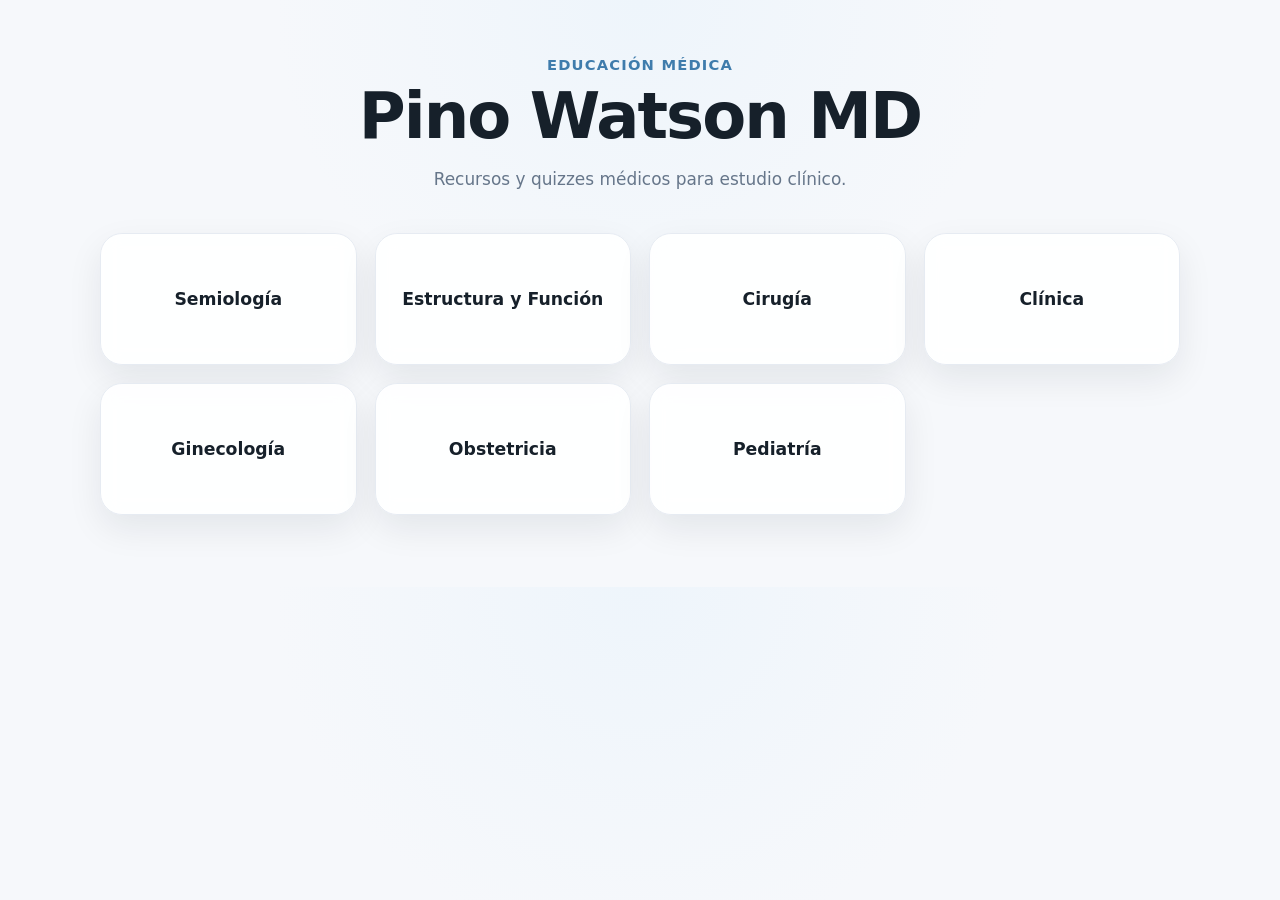
<file: index.html>
<!doctype html>
<html lang="es">
<head>
  <meta charset="utf-8">
  <meta name="viewport" content="width=device-width,initial-scale=1">
  <title>Pino Watson MD</title>
  <link rel="stylesheet" href="style.css">
</head>
<body>
  <main class="container">
    <header class="hero">
      <p class="eyebrow">Educación médica</p>
      <h1>Pino Watson MD</h1>
      <p class="subtitle">Recursos y quizzes médicos para estudio clínico.</p>
    </header>

    <section class="menu-grid">
      <a class="menu-card" href="semiologia/index.html">Semiología</a>
      <a class="menu-card" href="#">Estructura y Función</a>
      <a class="menu-card" href="#">Cirugía</a>
      <a class="menu-card" href="#">Clínica</a>
      <a class="menu-card" href="#">Ginecología</a>
      <a class="menu-card" href="#">Obstetricia</a>
      <a class="menu-card" href="#">Pediatría</a>
    </section>
  </main>
</body>
</html>
</file>
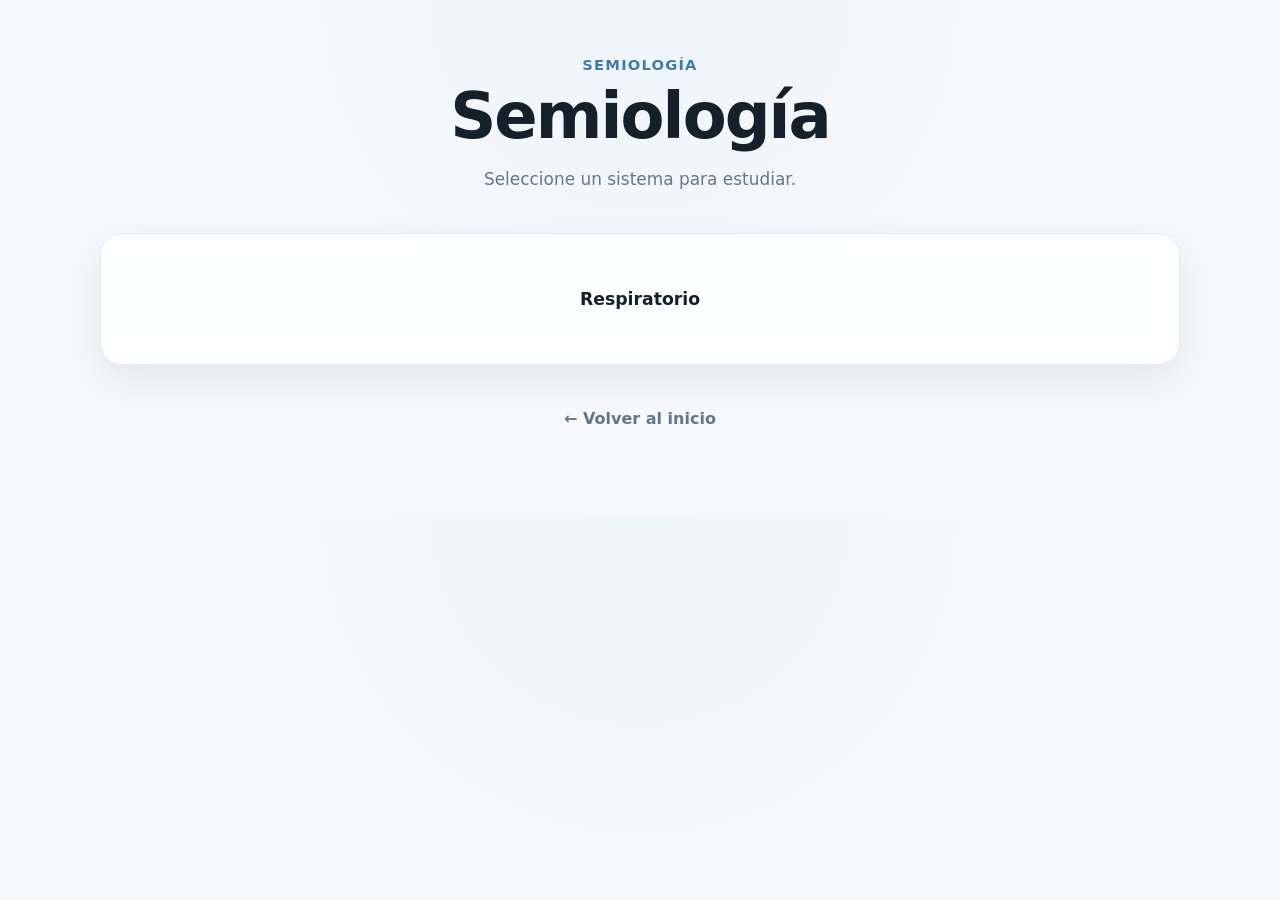
<file: Semiologia/index.html>
<!doctype html>
<html lang="es">
<head>
  <meta charset="utf-8">
  <meta name="viewport" content="width=device-width,initial-scale=1">
  <title>Semiología | Pino Watson MD</title>
  <link rel="stylesheet" href="../style.css">
</head>
<body>
  <main class="container">
    <header class="hero">
      <p class="eyebrow">Semiología</p>
      <h1>Semiología</h1>
      <p class="subtitle">Seleccione un sistema para estudiar.</p>
    </header>

    <section class="menu-grid">
      <a class="menu-card" href="Respiratorio/index.html">Respiratorio</a>
    </section>

    <p class="center">
      <a class="back-link" href="../index.html">← Volver al inicio</a>
    </p>
  </main>
</body>
</html>
</file>
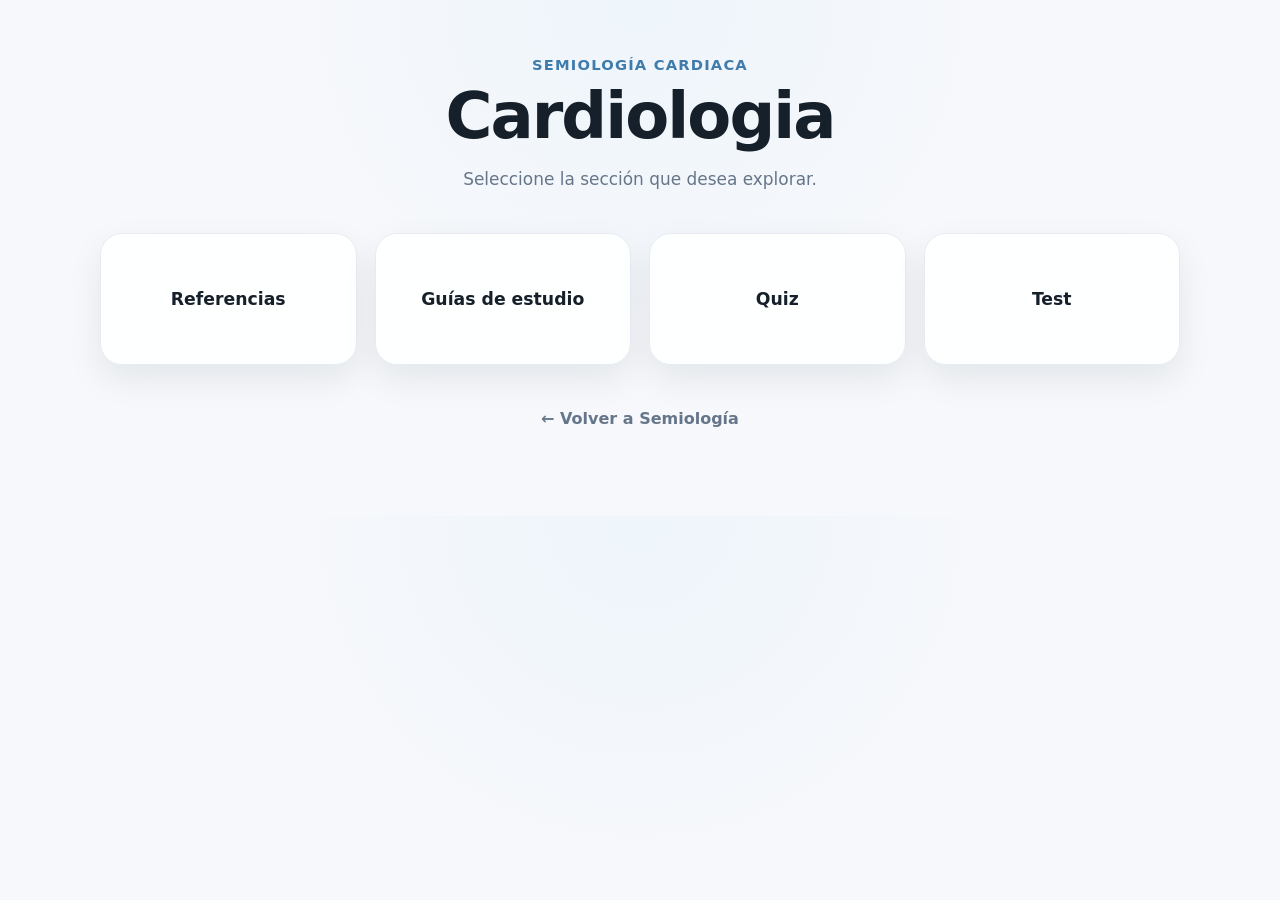
<file: Semiologia/Cardiologia/index.html>
<!doctype html>
<html lang="es">
<head>
  <meta charset="utf-8">
  <meta name="viewport" content="width=device-width,initial-scale=1">
  <title>Cardiovascular | Pino Watson MD</title>
  <link rel="stylesheet" href="../../style.css">
</head>
<body>
  <main class="container">
    <header class="hero">
      <p class="eyebrow">Semiología Cardiaca</p>
      <h1>Cardiologia</h1>
      <p class="subtitle">Seleccione la sección que desea explorar.</p>
    </header>

    <section class="menu-grid">
      <a class="menu-card" href="referencias.html">Referencias</a>
      <a class="menu-card" href="guias.html">Guías de estudio</a>
      <a class="menu-card" href="temas.html">Quiz</a>
      <a class="menu-card" href="test.html">Test</a>
    </section>

    <p class="center">
      <a class="back-link" href="../index.html">← Volver a Semiología</a>
    </p>
  </main>
</body>
</html>
</file>
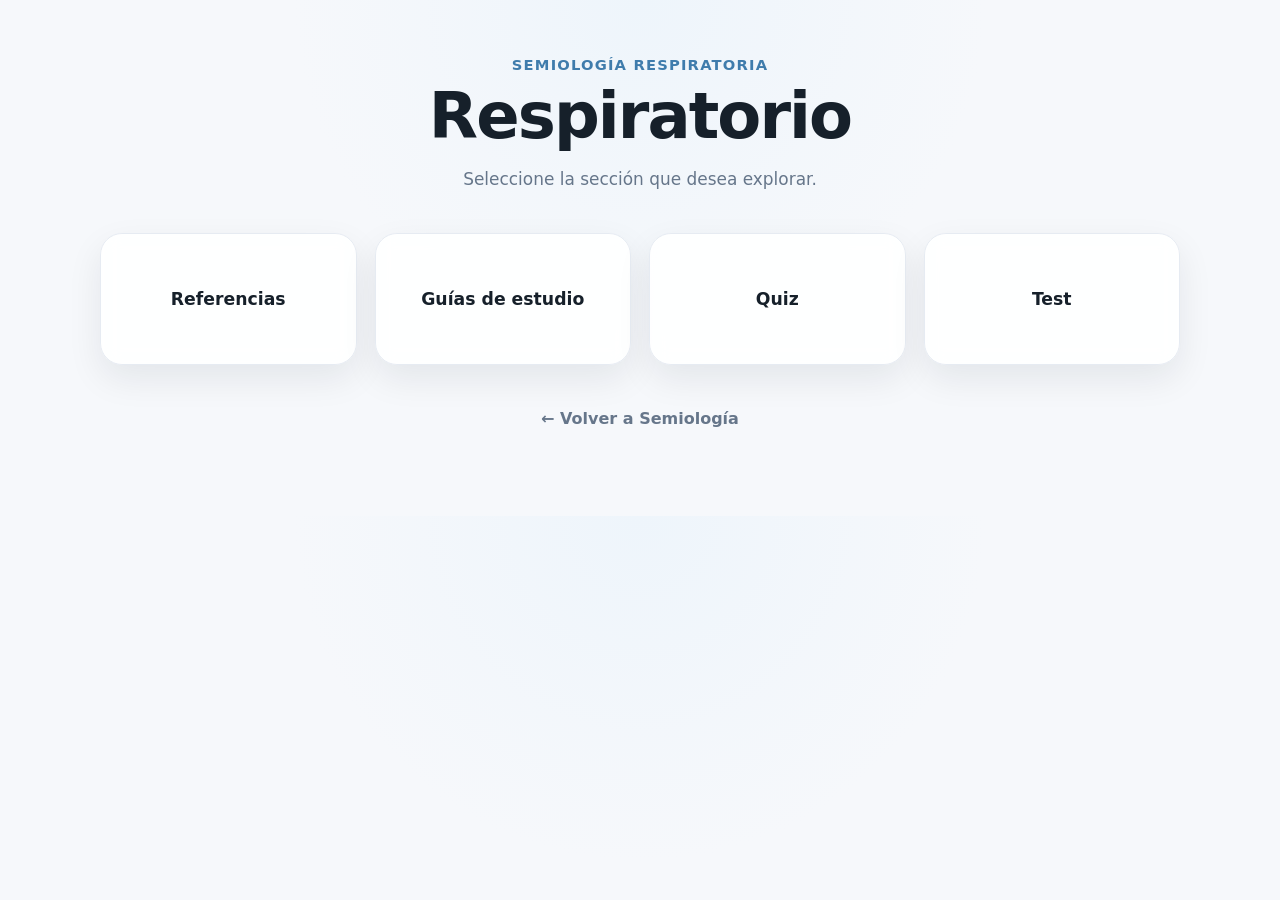
<file: Semiologia/Respiratorio/index.html>
<!doctype html>
<html lang="es">
<head>
  <meta charset="utf-8">
  <meta name="viewport" content="width=device-width,initial-scale=1">
  <title>Respiratorio | Pino Watson MD</title>
  <link rel="stylesheet" href="../../style.css">
</head>
<body>
  <main class="container">
    <header class="hero">
      <p class="eyebrow">Semiología respiratoria</p>
      <h1>Respiratorio</h1>
      <p class="subtitle">Seleccione la sección que desea explorar.</p>
    </header>

    <section class="menu-grid">
      <a class="menu-card" href="referencias.html">Referencias</a>
      <a class="menu-card" href="guias.html">Guías de estudio</a>
      <a class="menu-card" href="temas.html">Quiz</a>
      <a class="menu-card" href="test.html">Test</a>
    </section>

    <p class="center">
      <a class="back-link" href="../index.html">← Volver a Semiología</a>
    </p>
  </main>
</body>
</html>
</file>
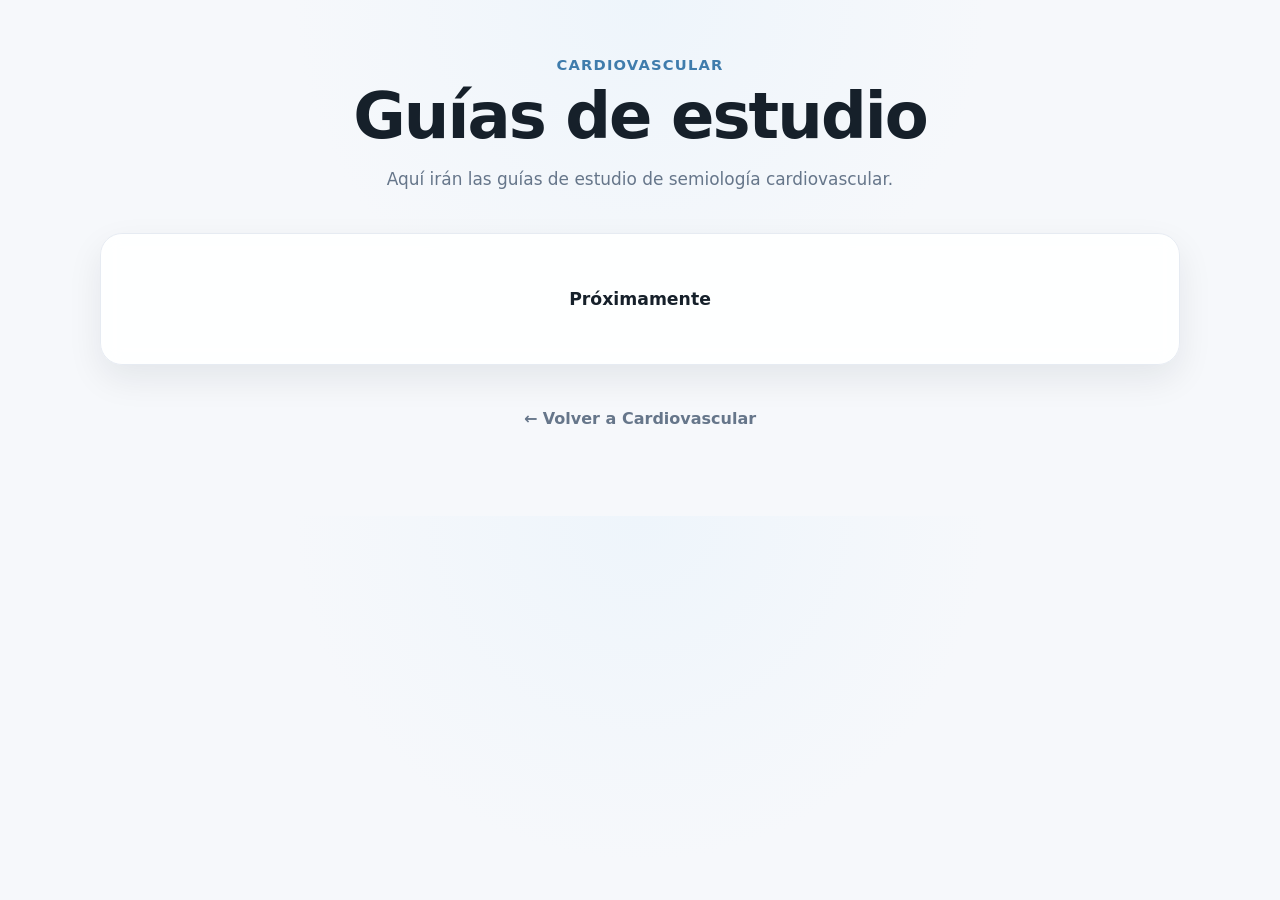
<file: Semiologia/Cardiovascular/guias.html>
<!doctype html>
<html lang="es">
<head>
  <meta charset="utf-8">
  <meta name="viewport" content="width=device-width,initial-scale=1">
  <title>Guías de estudio | Respiratorio</title>
  <link rel="stylesheet" href="../../style.css">
</head>
<body>
  <main class="container">
    <header class="hero">
      <p class="eyebrow">Cardiovascular</p>
      <h1>Guías de estudio</h1>
      <p class="subtitle">Aquí irán las guías de estudio de semiología cardiovascular.</p>
    </header>

    <section class="menu-grid">
      <a class="menu-card" href="#">Próximamente</a>
    </section>

    <p class="center">
      <a class="back-link" href="index.html">← Volver a Cardiovascular</a>
    </p>
  </main>
</body>
</html>
</file>
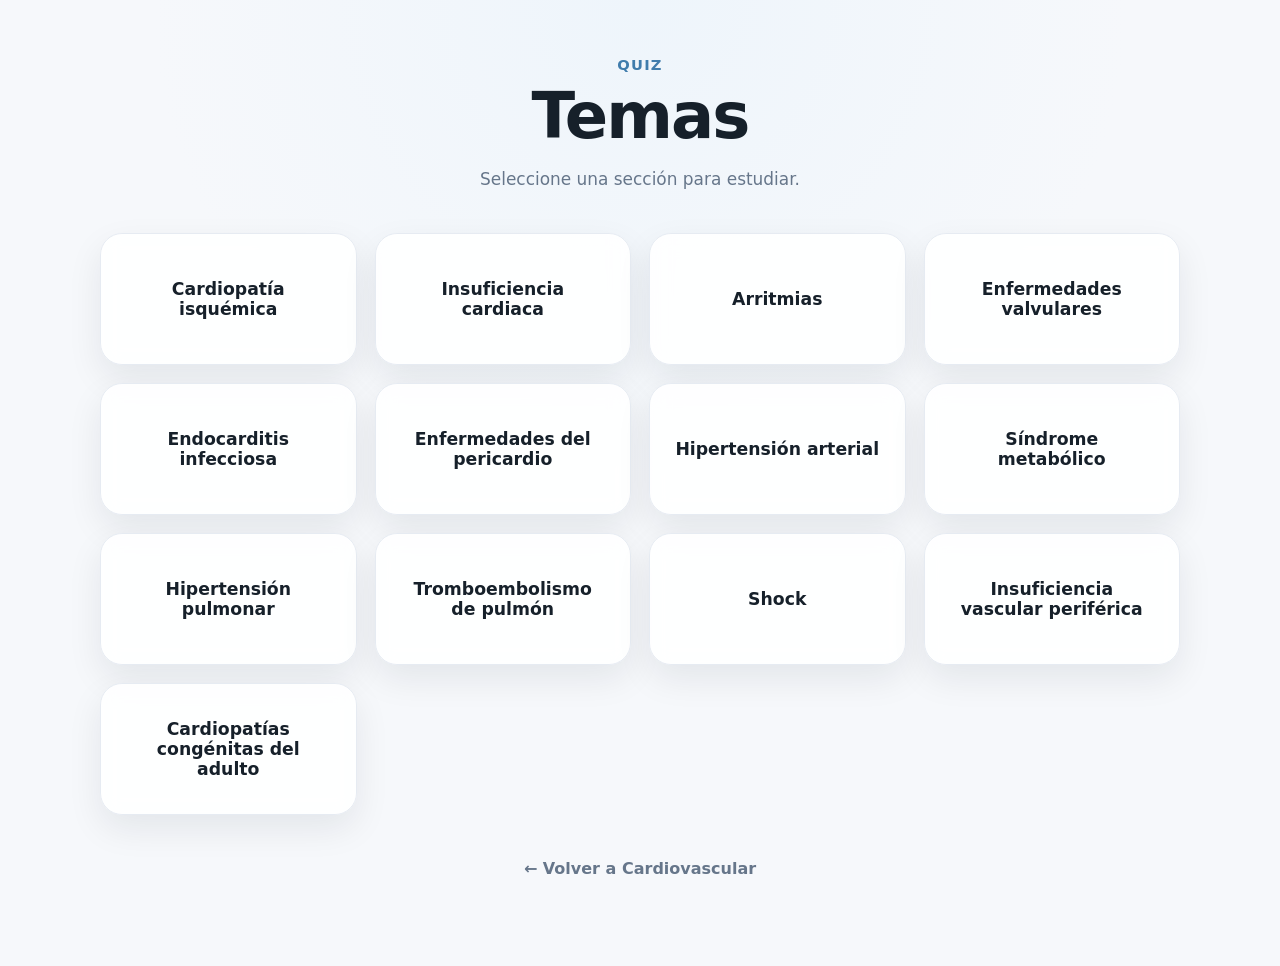
<file: Semiologia/Cardiovascular/sindromes-patologias.html>
<!doctype html>
<html lang="es">
<head>
  <meta charset="utf-8">
  <meta name="viewport" content="width=device-width,initial-scale=1">
  <title>Temas | Cardiovascular | Pino Watson MD</title>
  <link rel="stylesheet" href="../../style.css">
</head>
<body>
  <main class="container">
    <header class="hero">
      <p class="eyebrow">Quiz</p>
      <h1>Temas</h1>
      <p class="subtitle">Seleccione una sección para estudiar.</p>
    </header>

    <section class="menu-grid">
        <a class="menu-card" href="quiz.html?unit=cardiopatiaIsquemica">Cardiopatía isquémica</a>
        <a class="menu-card" href="quiz.html?unit=insuficienciaCardiaca">Insuficiencia cardiaca</a>
        <a class="menu-card" href="quiz.html?unit=arritmias">Arritmias</a>
        <a class="menu-card" href="quiz.html?unit=enfermedadesValvulares">Enfermedades valvulares</a>
        <a class="menu-card" href="quiz.html?unit=endocarditisInfecciosa">Endocarditis infecciosa</a>
        <a class="menu-card" href="quiz.html?unit=enfermedadesPericardio">Enfermedades del pericardio</a>
        <a class="menu-card" href="quiz.html?unit=hipertensionArterial">Hipertensión arterial</a>
        <a class="menu-card" href="quiz.html?unit=sindromeMetabolico">Síndrome metabólico</a>
        <a class="menu-card" href="quiz.html?unit=hipertensionPulmonar">Hipertensión pulmonar</a>
        <a class="menu-card" href="quiz.html?unit=tromboembolismoPulmon">Tromboembolismo de pulmón</a>
        <a class="menu-card" href="quiz.html?unit=shock">Shock</a>
        <a class="menu-card" href="quiz.html?unit=insuficienciaVascularPeriferica">Insuficiencia vascular periférica</a>
        <a class="menu-card" href="quiz.html?unit=cardiopatiasCongenitasAdulto">Cardiopatías congénitas del adulto</a>
    </section>

    <p class="center">
      <a class="back-link" href="index.html">← Volver a Cardiovascular</a>
    </p>
  </main>
</body>
</html>
</file>
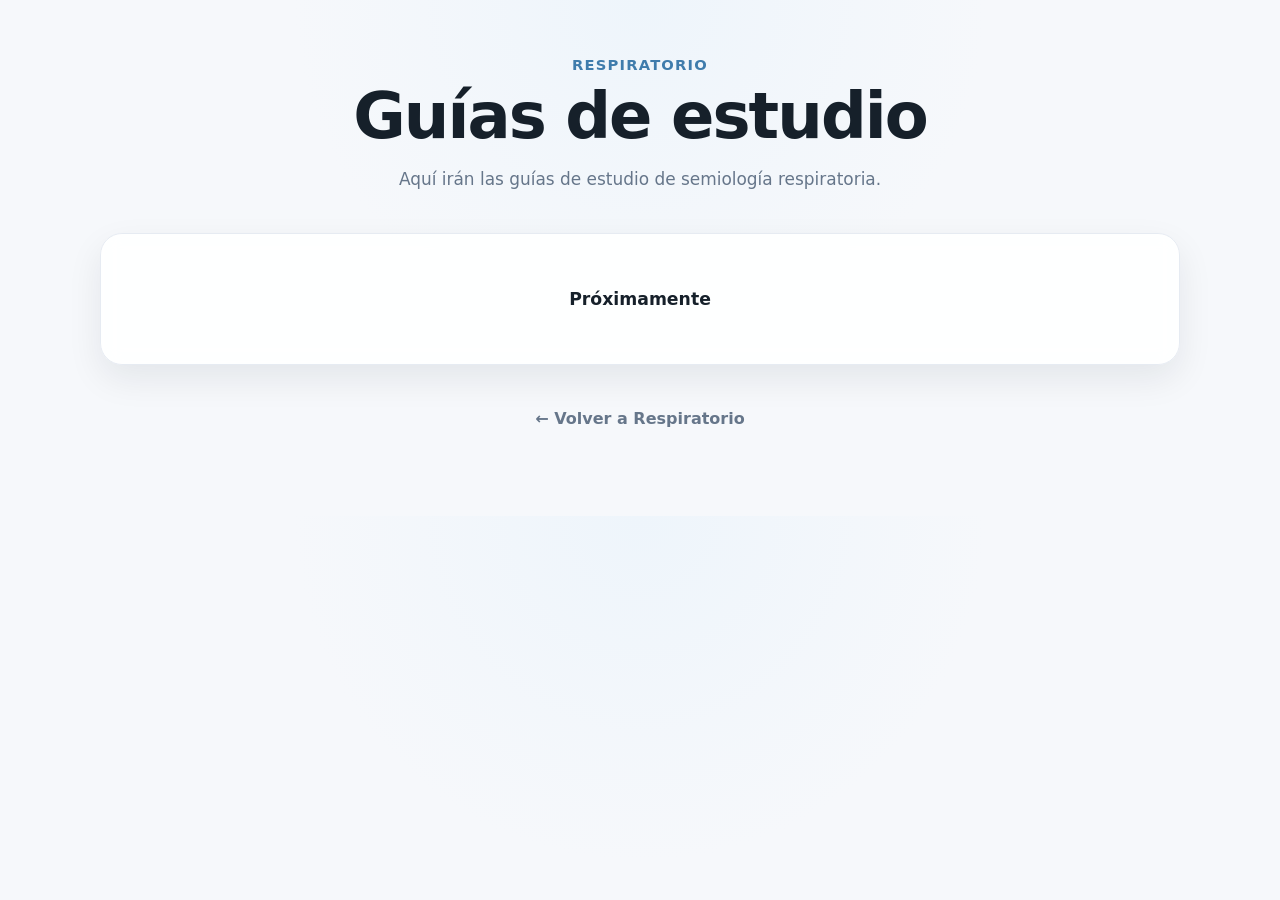
<file: Semiologia/Respiratorio/guias.html>
<!doctype html>
<html lang="es">
<head>
  <meta charset="utf-8">
  <meta name="viewport" content="width=device-width,initial-scale=1">
  <title>Guías de estudio | Respiratorio</title>
  <link rel="stylesheet" href="../../style.css">
</head>
<body>
  <main class="container">
    <header class="hero">
      <p class="eyebrow">Respiratorio</p>
      <h1>Guías de estudio</h1>
      <p class="subtitle">Aquí irán las guías de estudio de semiología respiratoria.</p>
    </header>

    <section class="menu-grid">
      <a class="menu-card" href="#">Próximamente</a>
    </section>

    <p class="center">
      <a class="back-link" href="index.html">← Volver a Respiratorio</a>
    </p>
  </main>
</body>
</html>
</file>
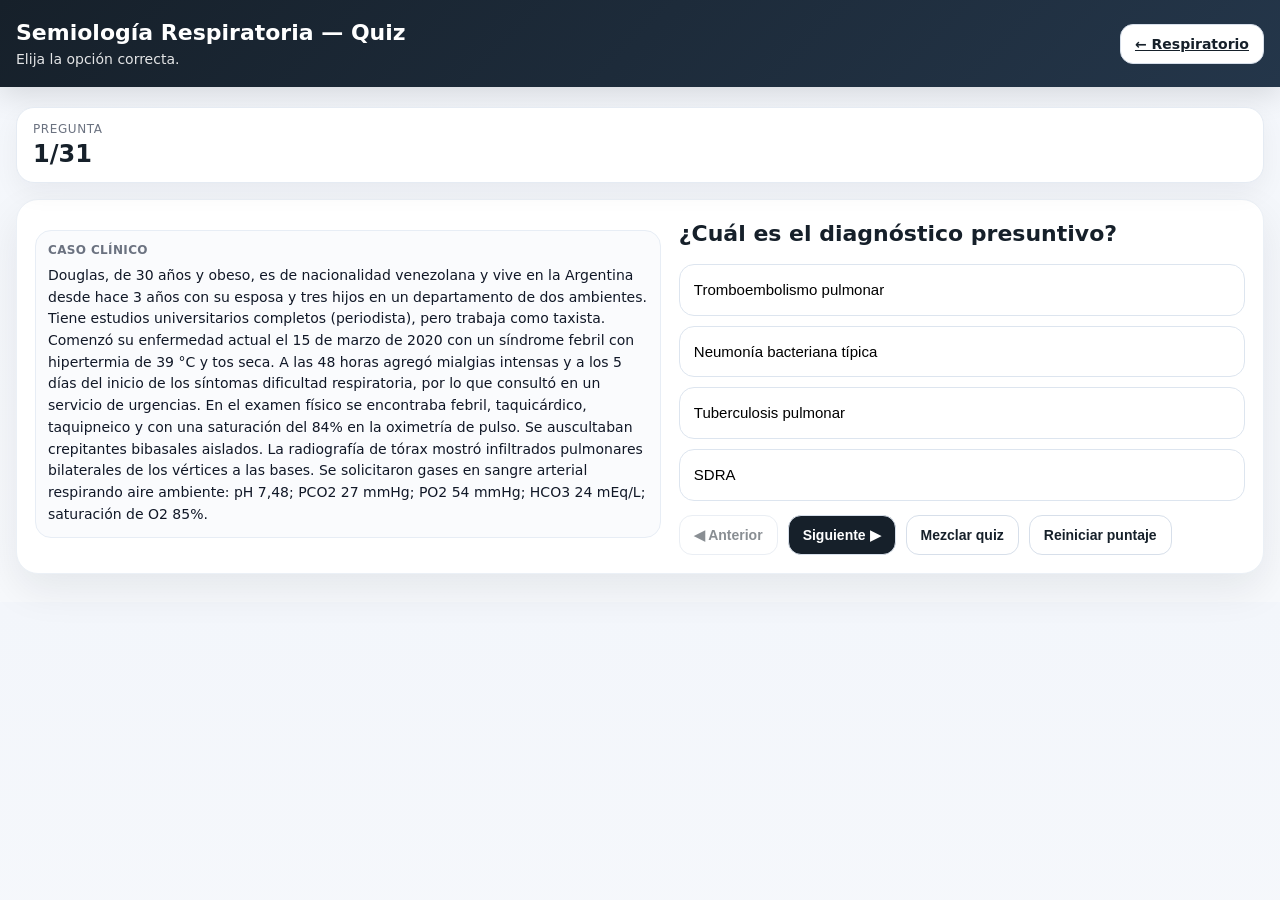
<file: Semiologia/Respiratorio/quiz.html>
<!doctype html>
<html lang="es">
<head>
  <meta charset="utf-8" />
  <meta name="viewport" content="width=device-width,initial-scale=1" />
  <title>Semiología Respiratoria — Quiz</title>
  <link rel="stylesheet" href="./quiz.css" />
</head>
<body>
  <header class="siteHeader">
    <div class="siteHeaderInner">
      <div>
        <h1>Semiología Respiratoria — Quiz</h1>
        <p>Elija la opción correcta.</p>
      </div>
      <a href="index.html" class="btn secondary headerBack">← Respiratorio</a>
    </div>
  </header>

  <main class="pageWrap">
    <div class="quizTopbar quizTopbarAdaptive">
      <div class="quizStat">
        <span class="quizStatLabel">Pregunta</span>
        <span class="quizStatValue"><span id="qNum"></span>/<span id="qTotal"></span></span>
      </div>

      <div class="quizStat" id="timerStat" style="display:none;">
        <span class="quizStatLabel">Tiempo</span>
        <span class="quizStatValue" id="timerValue">01:00</span>
      </div>

      <div class="quizStat" style="display:none;">
        <span class="quizStatLabel">Correctas</span>
        <span class="quizStatValue" id="score"></span>
      </div>

      <div class="quizStat" style="display:none;">
        <span class="quizStatLabel">Racha</span>
        <span class="quizStatValue" id="streak"></span>
      </div>
    </div>

    <section id="resultsScreen" class="resultsScreen" style="display:none;">
      <h2>Resultado final</h2>
      <p id="finalScoreText"></p>
      <div class="controls centerControls">
        <button class="btn" id="retryMissedBtn" type="button">Rehacer incorrectas</button>
        <button class="btn secondary" id="restartQuizBtn" type="button">Reiniciar quiz</button>
        <a href="index.html" class="btn secondary" style="text-decoration:none;">← Respiratorio</a>
      </div>
    </section>

    <div class="card" id="quizCard">
      <div class="row" id="quizRow">
        <div id="leftPane">
          <div id="imgWrap" class="imgWrap">
            <div id="qImgs"></div>

            <div class="meta">
              <div class="pill" id="partPill" style="display:none;">
                <b>Caso:</b><span id="partNum"></span>/<span id="partTotal"></span>
              </div>
            </div>
          </div>

          <div id="imgTip" class="small">
            Si la imagen no carga, ábrala en una pestaña nueva:
            <a id="openImg" target="_blank" rel="noopener">Abrir imagen</a>
          </div>

          <div id="caseWrap" class="caseWrap" style="display:none; margin-top: 12px;">
            <div class="caseLabel">Caso clínico</div>
            <div id="caseText" class="caseText"></div>
          </div>
        </div>

        <div id="rightPane">
          <p class="qTitle" id="qPrompt"></p>

          <div id="questionHintControls" class="controls" style="display:none; margin-top:0; margin-bottom:12px;">
            <button class="btn secondary" id="questionHintBtn" type="button">Pista</button>
          </div>

          <div id="questionHintWrap" class="semiologyWrap" style="display:none;">
            <table class="semiologyTable">
              <tr>
                <th colspan="4" class="semiologyTitle">
                  CUADRO 42-2-1. Diferencias semiológicas de los tres grandes síndromes respiratorios
                </th>
              </tr>
              <tr>
                <th class="semiologyBlank"></th>
                <th class="semiologyColHead">Condensación con luz bronquial permeable (neumonía)</th>
                <th class="semiologyColHead">Condensación con luz bronquial obstruida (atelectasia por obstrucción)</th>
                <th class="semiologyColHead">Derrame pleural</th>
              </tr>
              <tr>
                <td class="semiologySection">
                  Inspección
                  <span class="semiologySubrow">Patrón ventilatorio</span>
                </td>
                <td class="semiologyCell">Patrón restrictivo: taquipnea con hipopnea</td>
                <td class="semiologyCell">Patrón restrictivo: taquipnea con hipopnea</td>
                <td class="semiologyCell">Patrón restrictivo: taquipnea con hipopnea</td>
              </tr>
              <tr>
                <td class="semiologySection">
                  Palpación
                  <span class="semiologySubrow">Vibraciones vocales</span>
                </td>
                <td class="semiologyCell">Aumentadas</td>
                <td class="semiologyCell">Abolidas</td>
                <td class="semiologyCell">Disminuidas o abolidas</td>
              </tr>
              <tr>
                <td class="semiologySection">
                  Percusión
                  <span class="semiologySubrow">Pulmonar</span>
                  <span class="semiologySubrow">De la columna</span>
                </td>
                <td class="semiologyCell">Mate<br>Sonora</td>
                <td class="semiologyCell">Mate<br>Sonora</td>
                <td class="semiologyCell">Mate<br>Mate</td>
              </tr>
              <tr>
                <td class="semiologySection">Auscultación</td>
                <td class="semiologyCell">Estertores crepitantes y soplo tubario o brónquico según la etapa</td>
                <td class="semiologyCell">Silencio respiratorio</td>
                <td class="semiologyCell">Abolición del murmullo vesicular<br>Soplo en “E” en el límite superior del derrame</td>
              </tr>
            </table>
          </div>

          <div class="choices" id="choices"></div>

          <div id="matchQuestionWrap" style="display:none;">
            <div class="controls" style="margin-top:0; margin-bottom:12px;">
              <button class="btn secondary" id="checkMatchBtn" type="button">Verificar correlación</button>
              <button class="btn secondary" id="resetMatchBtn" type="button">Reiniciar correlación</button>
            </div>

            <div class="matchBankWrap">
              <div class="caseLabel">Hallazgos para arrastrar</div>
              <div id="matchBank" class="matchBank"></div>
            </div>

            <div id="matchGrid" class="matchGrid"></div>
          </div>

          <div id="feedback" class="feedback" style="display:none;"></div>

          <div class="controls">
            <button class="btn secondary" id="prevBtn">◀ Anterior</button>
            <button class="btn" id="nextBtn">Siguiente ▶</button>
            <button class="btn secondary" id="shuffleBtn">Mezclar quiz</button>
            <button class="btn secondary" id="resetBtn">Reiniciar puntaje</button>
          </div>
        </div>
      </div>
    </div>
  </main>

  <script type="module" src="./quiz-app.js"></script>
</body>
</html>
</file>
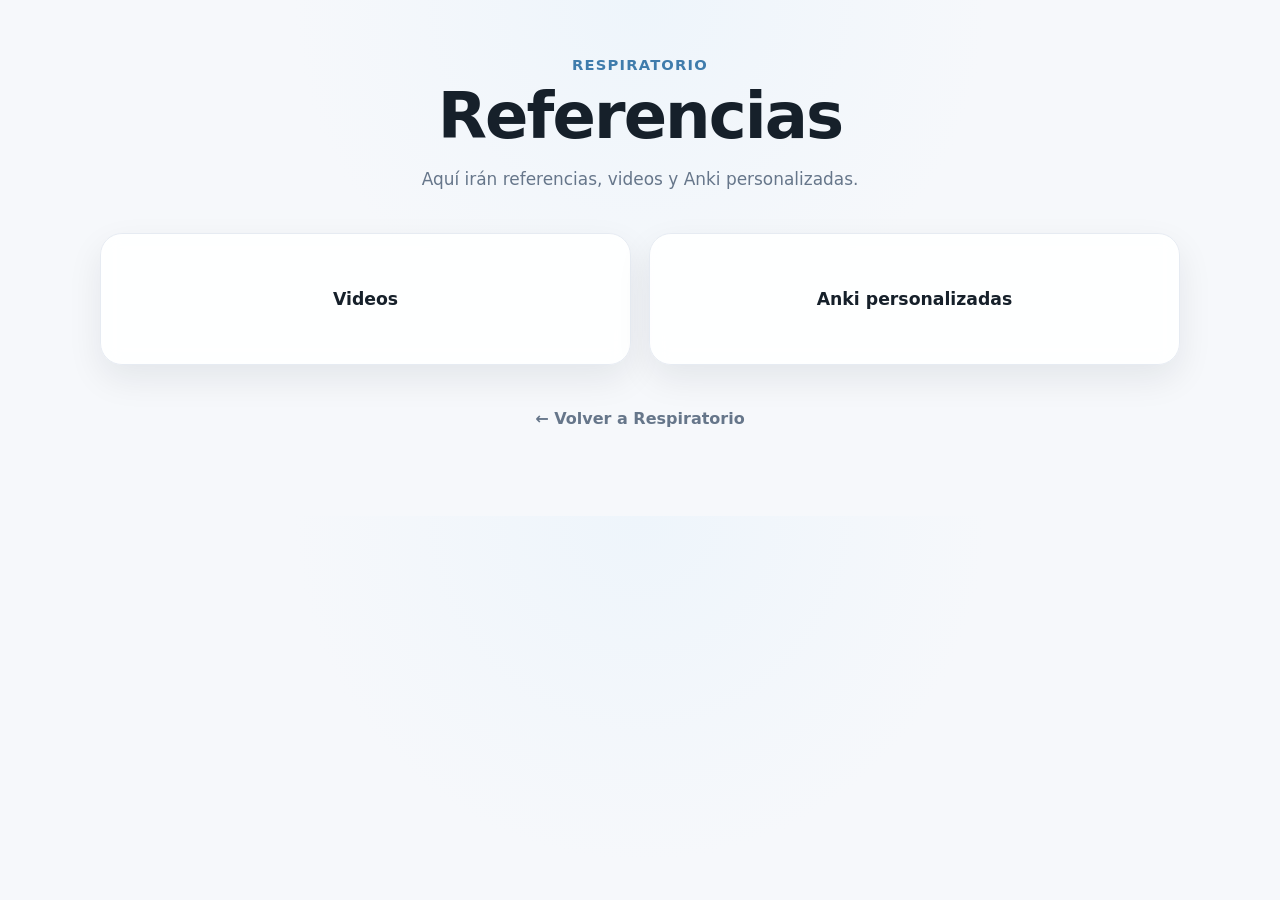
<file: Semiologia/Respiratorio/referencias.html>
<!doctype html>
<html lang="es">
<head>
  <meta charset="utf-8">
  <meta name="viewport" content="width=device-width,initial-scale=1">
  <title>Referencias | Respiratorio</title>
  <link rel="stylesheet" href="../../style.css">
</head>
<body>
  <main class="container">
    <header class="hero">
      <p class="eyebrow">Respiratorio</p>
      <h1>Referencias</h1>
      <p class="subtitle">Aquí irán referencias, videos y Anki personalizadas.</p>
    </header>

    <section class="menu-grid">
      <a class="menu-card" href="#">Videos</a>
      <a class="menu-card" href="#">Anki personalizadas</a>
    </section>

    <p class="center">
      <a class="back-link" href="index.html">← Volver a Respiratorio</a>
    </p>
  </main>
</body>
</html>
</file>
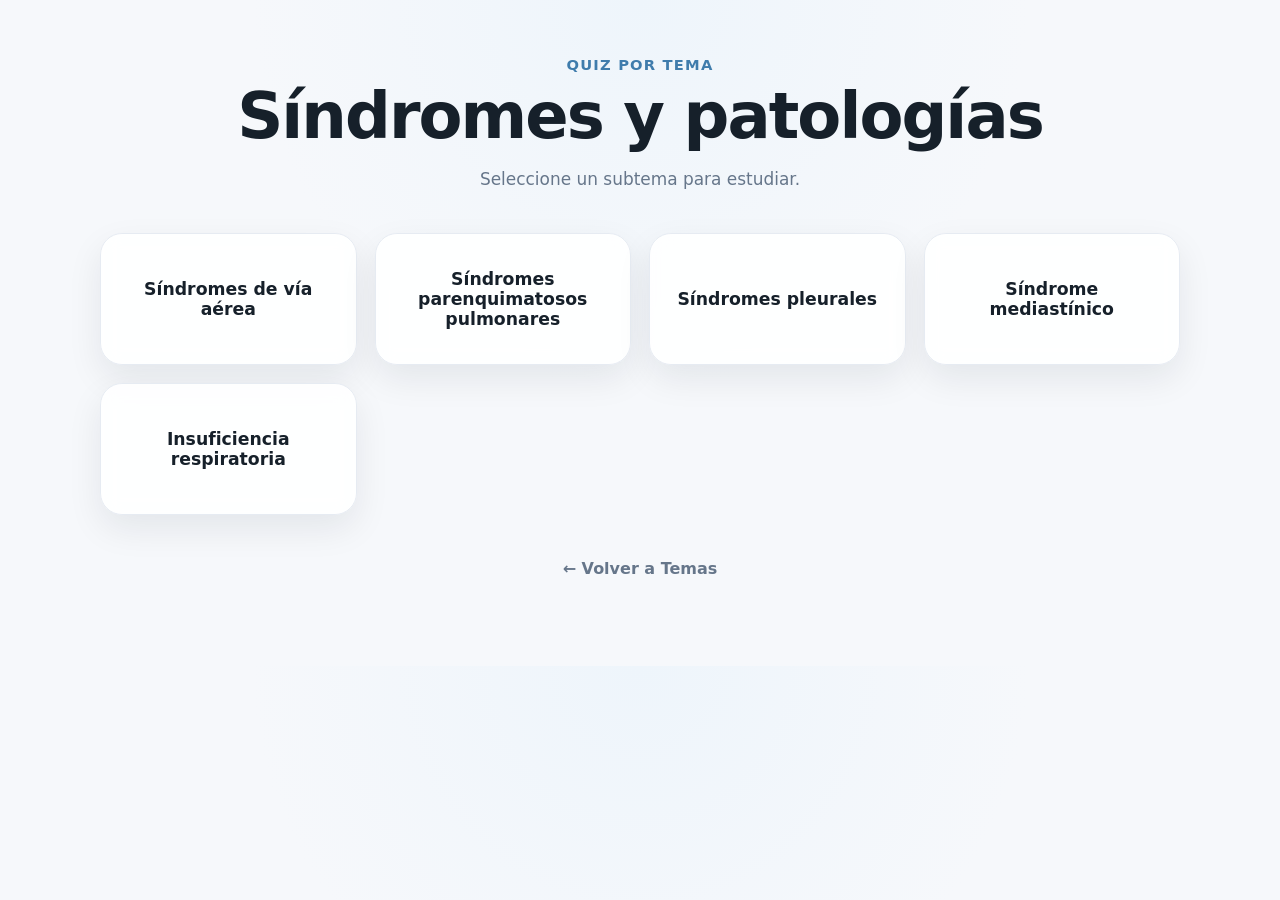
<file: Semiologia/Respiratorio/sindromes-patologias.html>
<!doctype html>
<html lang="es">
<head>
  <meta charset="utf-8">
  <meta name="viewport" content="width=device-width,initial-scale=1">
  <title>Síndromes y patologías | Respiratorio | Pino Watson MD</title>
  <link rel="stylesheet" href="../../style.css">
</head>
<body>
  <main class="container">
    <header class="hero">
      <p class="eyebrow">Quiz por tema</p>
      <h1>Síndromes y patologías</h1>
      <p class="subtitle">Seleccione un subtema para estudiar.</p>
    </header>

    <section class="menu-grid">
      <a class="menu-card" href="#">Síndromes de vía aérea</a>
      <a class="menu-card" href="quiz.html?unit=parenquimatosos">Síndromes parenquimatosos pulmonares</a>
      <a class="menu-card" href="#">Síndromes pleurales</a>
      <a class="menu-card" href="#">Síndrome mediastínico</a>
      <a class="menu-card" href="#">Insuficiencia respiratoria</a>
    </section>

    <p class="center">
      <a class="back-link" href="temas.html">← Volver a Temas</a>
    </p>
  </main>
</body>
</html>
</file>
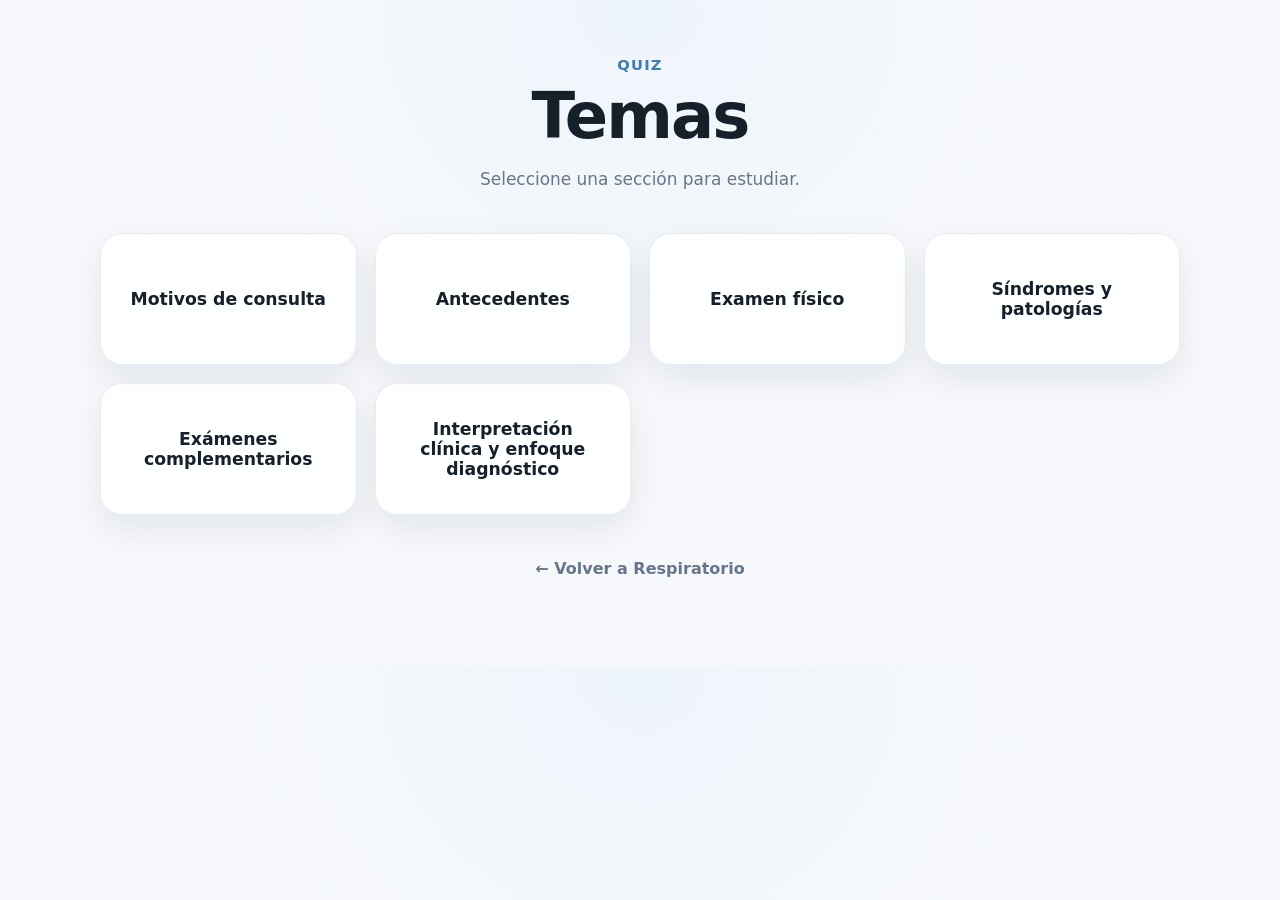
<file: Semiologia/Respiratorio/temas.html>
<!doctype html>
<html lang="es">
<head>
  <meta charset="utf-8">
  <meta name="viewport" content="width=device-width,initial-scale=1">
  <title>Temas | Respiratorio | Pino Watson MD</title>
  <link rel="stylesheet" href="../../style.css">
</head>
<body>
  <main class="container">
    <header class="hero">
      <p class="eyebrow">Quiz</p>
      <h1>Temas</h1>
      <p class="subtitle">Seleccione una sección para estudiar.</p>
    </header>

    <section class="menu-grid">
      <a class="menu-card" href="#">Motivos de consulta</a>
      <a class="menu-card" href="#">Antecedentes</a>
      <a class="menu-card" href="#">Examen físico</a>
      <a class="menu-card" href="sindromes-patologias.html">Síndromes y patologías</a>
      <a class="menu-card" href="#">Exámenes complementarios</a>
      <a class="menu-card" href="#">Interpretación clínica y enfoque diagnóstico</a>
    </section>

    <p class="center">
      <a class="back-link" href="index.html">← Volver a Respiratorio</a>
    </p>
  </main>
</body>
</html>
</file>
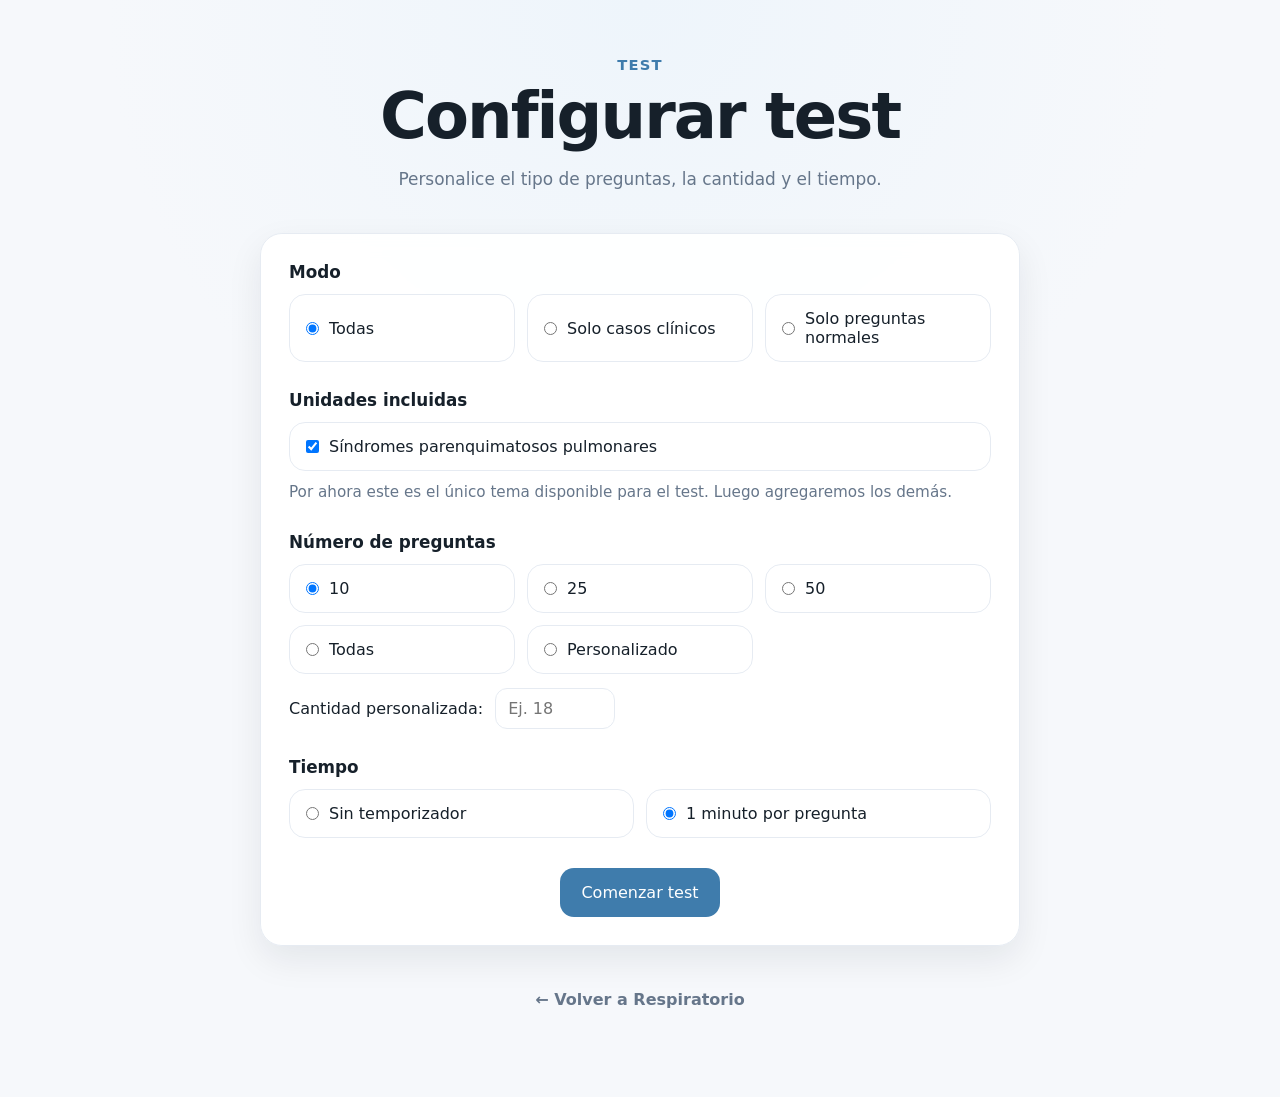
<file: Semiologia/Respiratorio/test.html>
<!doctype html>
<html lang="es">
<head>
  <meta charset="utf-8">
  <meta name="viewport" content="width=device-width,initial-scale=1">
  <title>Test | Respiratorio | Pino Watson MD</title>
  <link rel="stylesheet" href="../../style.css">
  <style>
    .test-card {
      max-width: 760px;
      margin: 0 auto;
      padding: 28px;
      background: rgba(255, 255, 255, 0.92);
      border: 1px solid var(--border);
      border-radius: 22px;
      box-shadow: var(--shadow);
      backdrop-filter: blur(10px);
    }

    .test-section + .test-section {
      margin-top: 28px;
    }

    .test-section h2 {
      margin: 0 0 12px;
      font-size: 1.05rem;
      color: var(--text);
    }

    .option-grid {
      display: grid;
      grid-template-columns: repeat(auto-fit, minmax(170px, 1fr));
      gap: 12px;
    }

    .option-card {
      display: flex;
      align-items: center;
      gap: 10px;
      padding: 14px 16px;
      background: rgba(255,255,255,0.9);
      border: 1px solid var(--border);
      border-radius: 16px;
    }

    .option-card input {
      margin: 0;
    }

    .inline-row {
      display: flex;
      gap: 12px;
      flex-wrap: wrap;
      align-items: center;
      margin-top: 14px;
    }

    .custom-input {
      width: 120px;
      padding: 10px 12px;
      border: 1px solid var(--border);
      border-radius: 12px;
      font: inherit;
      color: var(--text);
      background: #fff;
    }

    .primary-action {
      margin-top: 30px;
      text-align: center;
    }

    .start-btn {
      display: inline-block;
      padding: 14px 20px;
      border-radius: 14px;
      background: var(--accent);
      color: #fff;
      text-decoration: none;
      font-weight: 650;
      font: inherit;
      border: 1px solid transparent;
      cursor: pointer;
    }

    .muted-note {
      margin-top: 10px;
      color: var(--muted);
      font-size: 0.95rem;
      line-height: 1.5;
    }
  </style>
</head>
<body>
  <main class="container">
    <header class="hero">
      <p class="eyebrow">Test</p>
      <h1>Configurar test</h1>
      <p class="subtitle">Personalice el tipo de preguntas, la cantidad y el tiempo.</p>
    </header>

    <section class="test-card">
      <div class="test-section">
        <h2>Modo</h2>
        <div class="option-grid">
          <label class="option-card"><input type="radio" name="modo" value="todas" checked> Todas</label>
          <label class="option-card"><input type="radio" name="modo" value="casos"> Solo casos clínicos</label>
          <label class="option-card"><input type="radio" name="modo" value="normales"> Solo preguntas normales</label>
        </div>
      </div>

      <div class="test-section">
        <h2>Unidades incluidas</h2>
        <div class="option-grid">
            <label class="option-card">
                <input type="checkbox" name="unidad" value="parenquimatosos" checked>
                  Síndromes parenquimatosos pulmonares
            </label>
        </div>
<p class="muted-note">Por ahora este es el único tema disponible para el test. Luego agregaremos los demás.</p>
      </div>

      <div class="test-section">
        <h2>Número de preguntas</h2>
        <div class="option-grid">
          <label class="option-card"><input type="radio" name="cantidad" value="10" checked> 10</label>
          <label class="option-card"><input type="radio" name="cantidad" value="25"> 25</label>
          <label class="option-card"><input type="radio" name="cantidad" value="50"> 50</label>
          <label class="option-card"><input type="radio" name="cantidad" value="all"> Todas</label>
          <label class="option-card"><input type="radio" name="cantidad" value="custom"> Personalizado</label>
        </div>

        <div class="inline-row">
          <label for="customAmount">Cantidad personalizada:</label>
          <input id="customAmount" class="custom-input" type="number" min="1" placeholder="Ej. 18">
        </div>
      </div>

      <div class="test-section">
        <h2>Tiempo</h2>
        <div class="option-grid">
          <label class="option-card"><input type="radio" name="tiempo" value="off"> Sin temporizador</label>
          <label class="option-card"><input type="radio" name="tiempo" value="60" checked> 1 minuto por pregunta</label>
        </div>
      </div>

      <div class="primary-action">
        <button class="start-btn" id="startTestBtn" type="button">Comenzar test</button>
      </div>
    </section>

    <p class="center">
      <a class="back-link" href="index.html">← Volver a Respiratorio</a>
    </p>
  </main>
  <script>
  const startTestBtn = document.getElementById("startTestBtn");
  const customAmountInput = document.getElementById("customAmount");
  const cantidadRadios = document.querySelectorAll('input[name="cantidad"]');

  function updateCustomInputState() {
    const selected = document.querySelector('input[name="cantidad"]:checked')?.value;
    const isCustom = selected === "custom";
    customAmountInput.disabled = !isCustom;

    if (!isCustom) {
      customAmountInput.value = "";
    }
  }

  cantidadRadios.forEach(radio => {
    radio.addEventListener("change", updateCustomInputState);
  });

  updateCustomInputState();

  startTestBtn.addEventListener("click", () => {
    const modo = document.querySelector('input[name="modo"]:checked')?.value || "todas";
    const cantidad = document.querySelector('input[name="cantidad"]:checked')?.value || "10";
    const tiempoSeleccionado = document.querySelector('input[name="tiempo"]:checked')?.value || "60";
    const timed = tiempoSeleccionado !== "off";
    const tiempo = timed ? Number(tiempoSeleccionado) : 0;
    const unidades = Array.from(document.querySelectorAll('input[name="unidad"]:checked')).map(input => input.value);

    if (unidades.length === 0) {
      alert("Seleccione al menos una unidad.");
      return;
    }

    let cantidadFinal;

    if (cantidad === "all") {
      cantidadFinal = "all";
    } else if (cantidad === "custom") {
      const customValue = Number(customAmountInput.value);

      if (!Number.isInteger(customValue) || customValue < 1) {
        alert("Ingrese una cantidad personalizada válida.");
        customAmountInput.focus();
        return;
      }

      cantidadFinal = customValue;
    } else {
      cantidadFinal = Number(cantidad);
    }

    const testConfig = {
      source: "respiratorio-test",
      mode: modo,
      units: unidades,
      questionCount: cantidadFinal,
      secondsPerQuestion: tiempo,
      timed: timed
    };

    sessionStorage.setItem("respiratorioTestConfig", JSON.stringify(testConfig));
    window.location.href = "quiz.html?mode=test";
  });
</script>
</body>
</html>
</file>
<file: style.css>
:root {
  --bg: #f6f8fb;
  --surface: #ffffff;
  --text: #16202a;
  --muted: #66768a;
  --accent: #3f7cac;
  --accent-soft: #eaf3fb;
  --border: #e6ebf2;
  --shadow: 0 14px 35px rgba(16, 24, 40, 0.08);
  font-family: "Inter", system-ui, -apple-system, BlinkMacSystemFont, "Segoe UI", sans-serif;
}

* {
  box-sizing: border-box;
}

body {
  margin: 0;
  background:
    radial-gradient(circle at top, #eef5fb 0%, #f6f8fb 42%, #f6f8fb 100%);
  color: var(--text);
}

a {
  color: inherit;
}

.container {
  max-width: 1120px;
  margin: 0 auto;
  padding: 56px 20px 72px;
}

.hero {
  text-align: center;
  margin-bottom: 40px;
}

.eyebrow {
  margin: 0 0 10px;
  color: var(--accent);
  font-size: 0.92rem;
  font-weight: 700;
  letter-spacing: 0.08em;
  text-transform: uppercase;
}

.hero h1 {
  margin: 0;
  font-size: clamp(2.2rem, 5vw, 4rem);
  line-height: 1.05;
  letter-spacing: -0.03em;
}

.subtitle {
  max-width: 720px;
  margin: 16px auto 0;
  color: var(--muted);
  font-size: 1.06rem;
  line-height: 1.6;
}

.menu-grid {
  display: grid;
  grid-template-columns: repeat(auto-fit, minmax(230px, 1fr));
  gap: 18px;
}

.menu-card {
  display: flex;
  align-items: center;
  justify-content: center;
  min-height: 132px;
  padding: 24px;
  background: rgba(255, 255, 255, 0.9);
  border: 1px solid var(--border);
  border-radius: 22px;
  box-shadow: var(--shadow);
  text-decoration: none;
  font-size: 1.08rem;
  font-weight: 650;
  text-align: center;
  transition: transform 0.18s ease, box-shadow 0.18s ease, border-color 0.18s ease, background 0.18s ease;
  backdrop-filter: blur(10px);
}

.menu-card:hover {
  transform: translateY(-4px);
  border-color: #d5e3ef;
  background: var(--accent-soft);
  box-shadow: 0 18px 38px rgba(16, 24, 40, 0.11);
}

.back-link {
  display: inline-block;
  margin-top: 28px;
  color: var(--muted);
  text-decoration: none;
  font-weight: 600;
}

.back-link:hover {
  color: var(--accent);
}

.center {
  text-align: center;
}

@media (max-width: 640px) {
  .container {
    padding: 40px 16px 56px;
  }

  .menu-card {
    min-height: 108px;
    border-radius: 18px;
  }
}
</file>
<file: Semiologia/Respiratorio/quiz.css>
:root {
  font-family: Inter, system-ui, -apple-system, Segoe UI, Roboto, Arial, sans-serif;
}

* {
  box-sizing: border-box;
}

body {
  margin: 0;
  background: linear-gradient(180deg, #f3f6fb 0%, #f7f9fc 100%);
  color: #111827;
}

.siteHeader {
  background: linear-gradient(135deg, #16202a, #24364a);
  color: #fff;
  padding: 20px 16px;
  box-shadow: 0 8px 30px rgba(0,0,0,.12);
}

.siteHeaderInner {
  max-width: 1400px;
  margin: 0 auto;
  display: flex;
  gap: 16px;
  align-items: center;
  justify-content: space-between;
}

.siteHeader h1 {
  margin: 0;
  font-size: 22px;
  font-weight: 700;
}

.siteHeader p {
  margin: 6px 0 0;
  opacity: .88;
  font-size: 14px;
}

.pageWrap {
  max-width: 1400px;
  margin: 0 auto;
  padding: 20px 16px 28px;
}

.quizTopbar {
  display: grid;
  grid-template-columns: repeat(3, minmax(0, 1fr));
  gap: 14px;
  margin-bottom: 16px;
}

.quizTopbarAdaptive {
  grid-template-columns: repeat(auto-fit, minmax(220px, 1fr));
}

.quizStat {
  background: #fff;
  border: 1px solid #e5ebf3;
  border-radius: 18px;
  padding: 14px 16px;
  box-shadow: 0 10px 26px rgba(17,24,39,.05);
}

.quizStatLabel {
  display: block;
  font-size: 12px;
  letter-spacing: .05em;
  text-transform: uppercase;
  color: #6b7280;
  margin-bottom: 4px;
}

.quizStatValue {
  display: block;
  font-size: 24px;
  font-weight: 750;
  color: #16202a;
}

.card {
  background: #fff;
  border-radius: 22px;
  padding: 18px;
  box-shadow: 0 16px 40px rgba(17,24,39,.08);
  border: 1px solid #ebf0f6;
}

.row {
  display: grid;
  grid-template-columns: 1.05fr .95fr;
  gap: 18px;
  align-items: start;
}

@media (max-width: 980px) {
  .row,
  .quizTopbar {
    grid-template-columns: 1fr;
  }
}

#quizRow.matchingMode {
  grid-template-columns: 1fr;
}

#quizRow.matchingMode #leftPane {
  display: none;
}

#quizRow.matchingMode #rightPane {
  width: 100%;
}

#quizRow.textOnlyMode {
  grid-template-columns: 1fr;
}

#quizRow.textOnlyMode #leftPane {
  display: none;
}

#quizRow.textOnlyMode #rightPane {
  width: 100%;
  max-width: 860px;
  margin: 0 auto;
}

.imgWrap,
.caseWrap,
.matchBankWrap,
.syndromeCard,
.feedback,
.semiologyWrap {
  background: #fafbfd;
  border: 1px solid #e7edf5;
  border-radius: 16px;
}

.imgWrap,
.caseWrap,
.matchBankWrap,
.syndromeCard,
.semiologyWrap {
  padding: 12px;
}

img {
  width: 100%;
  height: auto;
  border-radius: 12px;
  display: block;
}

#qImgs {
  display: grid;
  grid-template-columns: 1fr;
  gap: 10px;
}

#qImgs.twoImages {
  grid-template-columns: repeat(2, minmax(0, 1fr));
}

.caseLabel {
  font-size: 12px;
  font-weight: 700;
  letter-spacing: .03em;
  text-transform: uppercase;
  color: #6b7280;
  margin-bottom: 8px;
}

.caseText {
  white-space: pre-wrap;
  line-height: 1.55;
  font-size: 14px;
}

.meta {
  display: flex;
  gap: 10px;
  flex-wrap: wrap;
  margin: 10px 0 0;
}

.pill {
  font-size: 12px;
  background: #eef4ff;
  padding: 6px 10px;
  border-radius: 999px;
  border: 1px solid #dce8ff;
}

.pill b {
  margin-right: 6px;
}

.qTitle {
  font-weight: 700;
  margin: 0 0 14px;
  line-height: 1.45;
  font-size: 22px;
  color: #16202a;
}

.choices {
  display: grid;
  gap: 10px;
}

button.choice {
  text-align: left;
  width: 100%;
  padding: 14px 14px;
  border-radius: 15px;
  border: 1px solid #dde5ef;
  background: #fff;
  cursor: pointer;
  font-size: 15px;
  line-height: 1.45;
  transition: transform .12s ease, border-color .12s ease, background .12s ease, box-shadow .12s ease;
}

button.choice:hover {
  border-color: #c9d7e8;
  background: #fbfcff;
  transform: translateY(-1px);
  box-shadow: 0 6px 14px rgba(17,24,39,.05);
}

button.choice[disabled] {
  cursor: not-allowed;
  opacity: .96;
}

button.correct {
  border-color: #16a34a;
  background: #ecfdf3;
}

button.wrong {
  border-color: #dc2626;
  background: #fef2f2;
}

.feedback {
  margin-top: 12px;
  padding: 12px 14px;
  font-size: 14px;
}

.feedback.ok {
  border-color: #16a34a33;
  background: #ecfdf3;
}

.feedback.no {
  border-color: #dc262633;
  background: #fef2f2;
}

.explain {
  margin-top: 8px;
  font-size: 13px;
  color: #374151;
  line-height: 1.45;
}

.controls {
  display: flex;
  gap: 10px;
  flex-wrap: wrap;
  margin-top: 14px;
}

.centerControls {
  justify-content: center;
}

.btn {
  padding: 11px 14px;
  border-radius: 13px;
  border: 1px solid #d7dfea;
  background: #16202a;
  color: #fff;
  cursor: pointer;
  font-size: 14px;
  font-weight: 600;
}

.btn.secondary {
  background: #fff;
  color: #16202a;
}

.btn:disabled {
  opacity: .5;
  cursor: not-allowed;
}

.headerBack {
  white-space: nowrap;
}

.small {
  font-size: 12px;
  color: #6b7280;
  margin-top: 8px;
}

a {
  color: inherit;
}

.semiologyWrap {
  display: none;
  margin-top: 12px;
  margin-bottom: 12px;
  overflow-x: auto;
}

.semiologyTable {
  width: 100%;
  border-collapse: collapse;
  table-layout: fixed;
  font-size: 13px;
}

.semiologyTable th,
.semiologyTable td {
  border: 2px solid #fff;
  padding: 10px 8px;
  vertical-align: top;
  word-wrap: break-word;
}

.semiologyTitle {
  background: #1696c8;
  color: #fff;
  text-align: left;
  font-weight: 700;
  font-size: 15px;
}

.semiologyColHead {
  background: #b9d7ea;
  font-style: italic;
  font-weight: 500;
  text-align: left;
}

.semiologySection {
  background: #d9eaf4;
  font-weight: 700;
  width: 180px;
}

.semiologySubrow {
  display: block;
  font-weight: 400;
  margin-top: 4px;
}

.semiologyCell {
  background: #d9eaf4;
}

.semiologyBlank {
  background: #b9d7ea;
}

#matchQuestionWrap {
  width: 100%;
}

.matchBank {
  display: flex;
  flex-wrap: wrap;
  gap: 8px;
  min-height: 48px;
  align-items: flex-start;
}

.draggableItem {
  padding: 9px 11px;
  border-radius: 12px;
  border: 1px solid #d7deea;
  background: #fff;
  cursor: grab;
  font-size: 12px;
  line-height: 1.3;
  max-width: 100%;
  overflow-wrap: anywhere;
  box-shadow: 0 4px 10px rgba(17,24,39,.04);
}

.draggableItem:active {
  cursor: grabbing;
}

.draggableItem.dragging {
  opacity: 0.55;
}

.matchGrid {
  display: grid;
  grid-template-columns: repeat(auto-fit, minmax(260px, 1fr));
  gap: 14px;
  align-items: start;
}

@media (max-width: 1100px) {
  .matchGrid {
    grid-template-columns: 1fr;
  }
}

.syndromeTitle {
  background: #1696c8;
  color: #fff;
  border-radius: 12px;
  padding: 11px;
  font-weight: 700;
  font-size: 14px;
  margin-bottom: 10px;
  line-height: 1.3;
}

.dropRow {
  display: grid;
  grid-template-columns: 120px 1fr;
  gap: 8px;
  margin-bottom: 8px;
  align-items: stretch;
}

.dropLabel {
  background: #d9eaf4;
  border-radius: 10px;
  padding: 8px;
  font-weight: 700;
  font-size: 12px;
  line-height: 1.25;
}

.dropLabel span {
  display: block;
  font-weight: 400;
  margin-top: 3px;
  font-size: 11px;
}

.dropZone {
  min-height: 54px;
  background: #eef4f8;
  border: 2px dashed #c8d4df;
  border-radius: 10px;
  padding: 6px;
  display: flex;
  flex-wrap: wrap;
  gap: 6px;
  align-items: flex-start;
  align-content: flex-start;
  justify-content: flex-start;
  overflow-wrap: anywhere;
}

.dropZone.filled {
  border-style: solid;
  background: #fff;
}

.dropZone.correct {
  border-color: #16a34a;
  background: #ecfdf3;
}

.dropZone.wrong {
  border-color: #dc2626;
  background: #fef2f2;
}

.resultsScreen {
  background: #fff;
  border: 1px solid #e7edf5;
  border-radius: 20px;
  padding: 28px;
  box-shadow: 0 16px 40px rgba(17,24,39,.08);
  text-align: center;
  margin-bottom: 16px;
}

.resultsScreen h2 {
  margin-top: 0;
  margin-bottom: 10px;
  font-size: 30px;
}

.resultsScreen p {
  margin-bottom: 18px;
  color: #4b5563;
  font-size: 16px;
}
</file>
